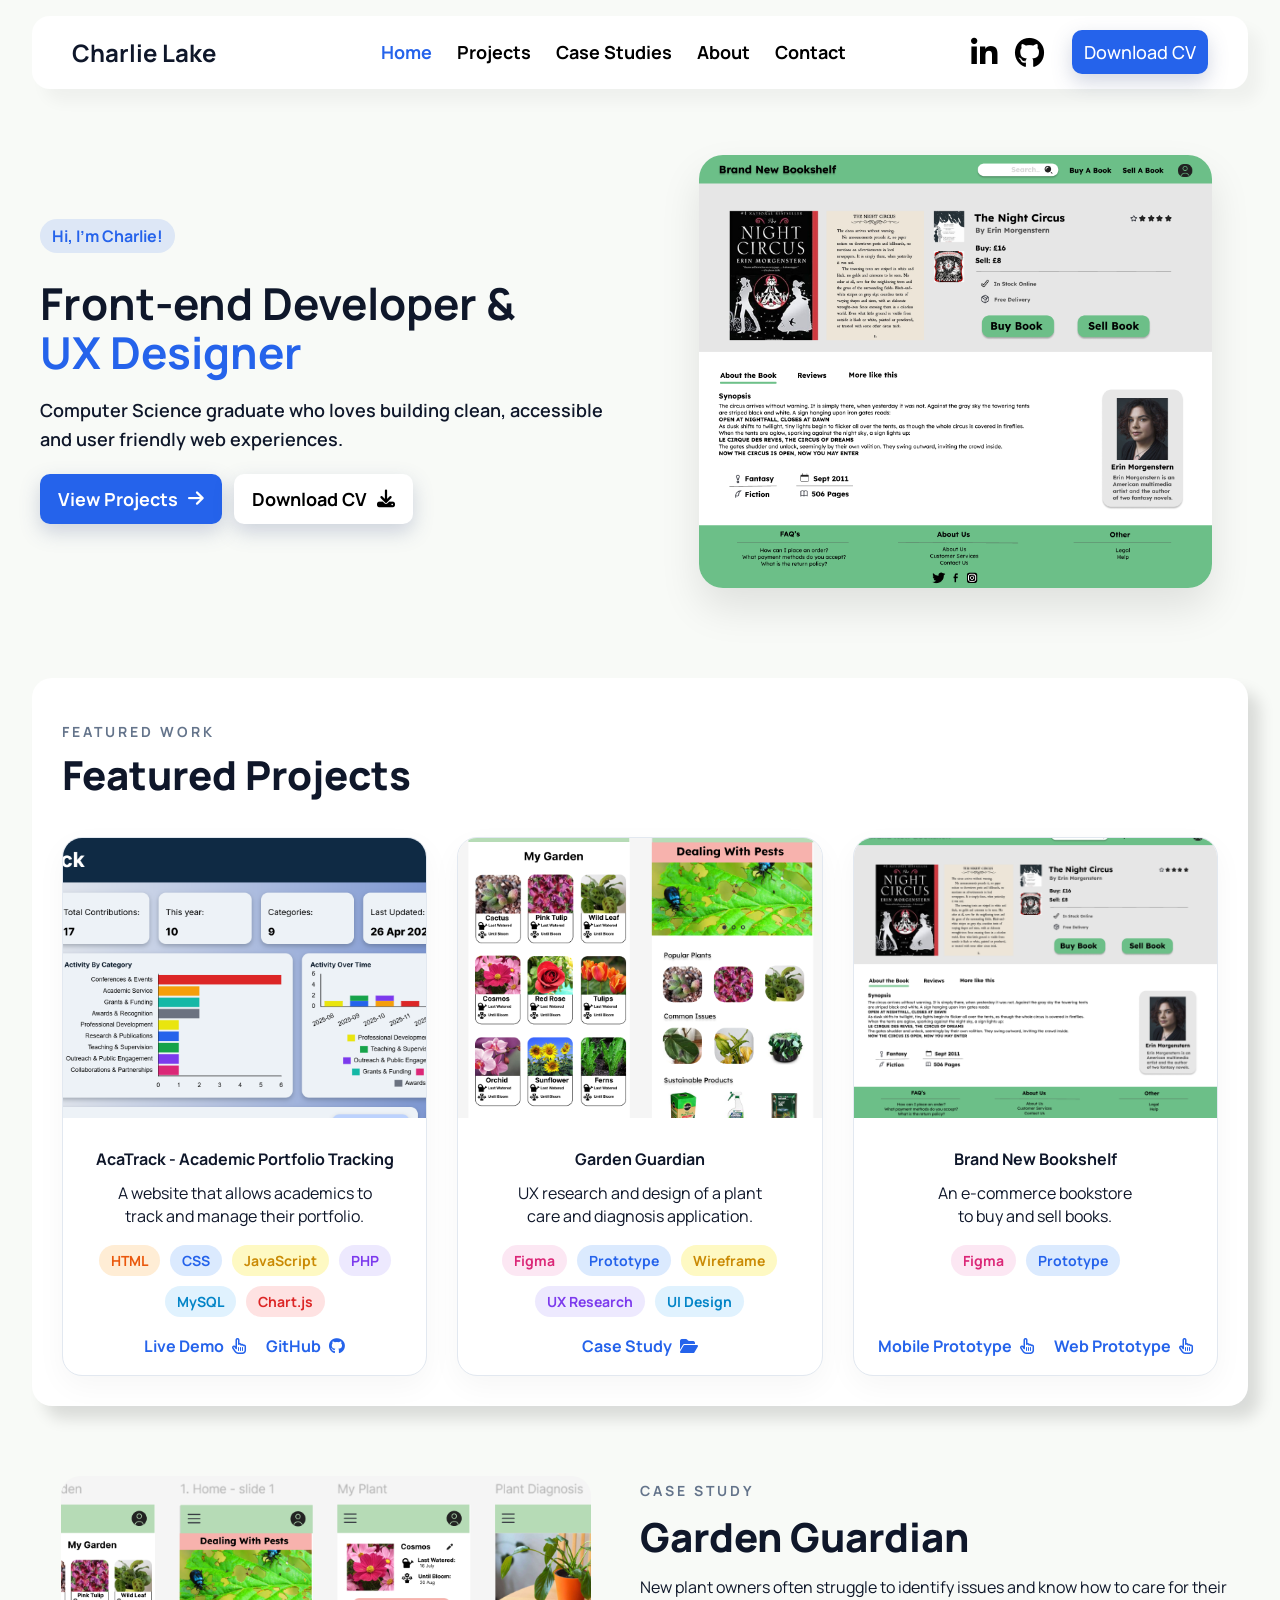
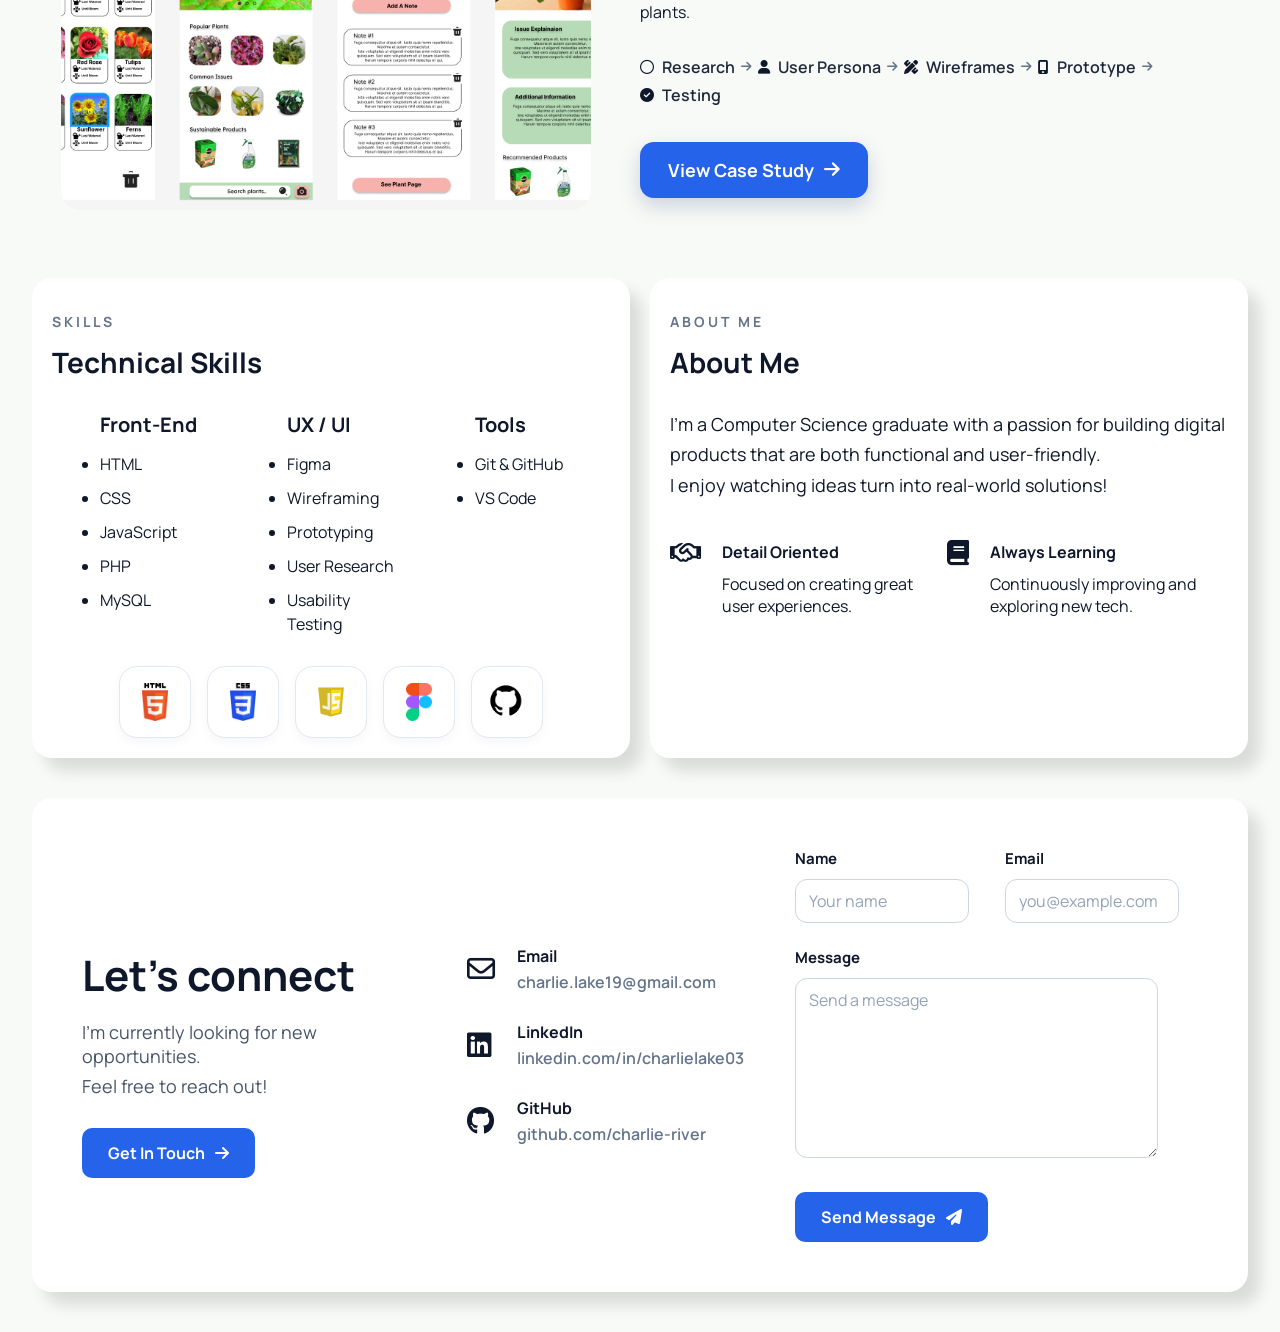
<file: html/index.html>
<!DOCTYPE html>
<html lang="en">
<head>
    <meta charset="UTF-8">
    <meta name="viewport" content="width=device-width, initial-scale=1.0">
    <title>Charlie Lake</title>

    <link rel="stylesheet" href="../css/navigation.css">
    <link rel="stylesheet" href="../css/global.css">
    <link rel="stylesheet" href="../css/hero.css">
    <link rel="stylesheet" href="../css/featured-work.css">
    <link rel="stylesheet" href="../css/case-study-highlights.css">
    <link rel="stylesheet" href="../css/personal-section.css">
    <link rel="stylesheet" href="../css/contact.css">
    <link rel="stylesheet" href="../css/responsive.css">

    <link rel="preconnect" href="https://fonts.googleapis.com">
    <link rel="preconnect" href="https://fonts.gstatic.com" crossorigin>
    <link href="https://fonts.googleapis.com/css2?family=Manrope:wght@200..800&display=swap" rel="stylesheet">

    <link rel="stylesheet" href="https://cdnjs.cloudflare.com/ajax/libs/font-awesome/6.5.1/css/all.min.css">
</head>

<body>

<nav>
    <div class="nav-container">
        <h1 class="logo">Charlie Lake</h1>

        <ul class="nav-links">
            <li><a href="index.html" class="active">Home</a></li>
            <li><a href="#featured-work">Projects</a></li>
            <li><a href="case-study.html">Case Studies</a></li>
            <li><a href="#about">About</a></li>
            <li><a href="#contact">Contact</a></li>
        </ul>

        <div class="nav-actions">
            <div class="social-icons">
                <a href="https://www.linkedin.com/in/charlielake03/">
                    <i class="fa-brands fa-linkedin-in"></i>
                </a>

                <a href="https://github.com/Charlie-River">
                    <i class="fa-brands fa-github"></i>
                </a>
            </div>

            <a href="../files/CharlieLakeCV.pdf" download class="btn-download">
                Download CV
            </a>
        </div>
    </div>
</nav>

<section>
    <div class="hero">
        <div class="hero-intro">
            <span class="hero-badge">
                Hi, I'm Charlie!
            </span>

            <h1 class="title">
                Front-end Developer & <br>
                <span class="highlight">UX Designer</span>
            </h1>

            <p>
                Computer Science graduate who loves building clean, accessible and user friendly web experiences.
            </p>

            <div class="hero-buttons">
                <a href="#featured-work" class="btn-hero-projects">
                    View Projects
                    <i class="fa-solid fa-arrow-right"></i>
                </a>

                <a href="../files/CharlieLakeCV.pdf" class="btn-hero-download">
                    Download CV
                    <i class="fas fa-download"></i>
                </a>
            </div>
        </div>

        <div class="hero-image">
            <img src="../images/ProjectImg.png" alt="Portfolio project preview" class="hero-project-img">
        </div>
    </div>
</section>

<section id="featured-work">
    <div class="featured-work">
        <div class="projects-header">
            <div class="projects-title">
                <p class="section-label">FEATURED WORK</p>
                <h3>Featured Projects</h3>
            </div>

            <a href="#featured-work" class="view-projects">
               <!-- View all projects -->
            </a>
        </div>

        <div class="cards-container">

            <div class="featured-card">
                <img src="../images/ProjectImg1.png" alt="AcaTrack project preview">

                <div class="featured-card-content">
                    <p><b>AcaTrack - Academic Portfolio Tracking</b></p>
                    <p>A website that allows academics to track and manage their portfolio.</p>

                    <ul class="tech-tags">
                        <li class="tag tag-html">HTML</li>
                        <li class="tag tag-css">CSS</li>
                        <li class="tag tag-javascript">JavaScript</li>
                        <li class="tag tag-php">PHP</li>
                        <li class="tag tag-mysql">MySQL</li>
                        <li class="tag tag-chartjs">Chart.js</li>
                    </ul>

                    <div class="featured-card-buttons">
                        <a href="#" class="card-btn">
                            Live Demo
                            <i class="far fa-hand-pointer"></i>
                        </a>

                        <a href="https://github.com/Charlie-River/AcaTrack" class="card-btn">
                            GitHub
                            <i class="fa-brands fa-github"></i>
                        </a>
                    </div>
                </div>
            </div>

            <div class="featured-card">
                <img src="../images/project2.png" alt="Garden Guardian project preview">

                <div class="featured-card-content">
                    <p><b>Garden Guardian</b></p>
                    <p>UX research and design of a plant care and diagnosis application.</p>

                    <ul class="tech-tags">
                        <li class="tag tag-figma">Figma</li>
                        <li class="tag tag-prototype">Prototype</li>
                        <li class="tag tag-javascript">Wireframe</li>
                        <li class="tag tag-php">UX Research</li>
                        <li class="tag tag-mysql">UI Design</li>
                    </ul>

                    <div class="featured-card-buttons">
                        <a href="case-study.html" class="card-btn">
                            Case Study
                            <i class="fas fa-folder-open"></i>
                        </a>
                    </div>
                </div>
            </div>

            <div class="featured-card">
                <img src="../images/ProjectImg.png" alt="Brand New Bookshelf project preview">

                <div class="featured-card-content">
                    <p><b>Brand New Bookshelf</b></p>
                    <p>An e-commerce bookstore to buy and sell books.</p>

                    <ul class="tech-tags">
                        <li class="tag tag-figma">Figma</li>
                        <li class="tag tag-prototype">Prototype</li>
                    </ul>

                    <div class="featured-card-buttons">
                        <a href="https://www.figma.com/proto/p8EMsWV1Ba7b8FA7WVw2jn/UX-Frontend-Task?node-id=11-809&t=CB8FEmwMylhzNdty-1" class="card-btn">
                            Mobile Prototype
                            <i class="far fa-hand-pointer"></i>
                        </a>
                        <a href="https://www.figma.com/proto/p8EMsWV1Ba7b8FA7WVw2jn/UX-Frontend-Task?node-id=1-2&t=XU533mhdOComP0su-1" class="card-btn">
                            Web Prototype
                            <i class="far fa-hand-pointer"></i>
                        </a>

                    </div>
                </div>
            </div>

        </div>
    </div>
</section>

<section>
    <div class="case-study-highlight">
        <div class="case-study-container">

            <div class="case-study-img">
                <img src="../images/GardenGuardianCaseStudy.png" alt="Garden Guardian case study preview">
            </div>

            <div class="case-study-content">
                <div class="projects-title">
                    <p class="section-label">CASE STUDY</p>
                    <h3>Garden Guardian</h3>
                    <p>
                        New plant owners often struggle to identify issues and know how to care for their plants.
                    </p>

                    <ul class="case-study-steps">
                        <li>
                            <i class="fa-regular fa-circle"></i>
                            <span>Research</span>
                        </li>

                        <li class="arrow">
                            <i class="fa-solid fa-arrow-right"></i>
                        </li>

                        <li>
                            <i class="fa-solid fa-user"></i>
                            <span>User Persona</span>
                        </li>

                        <li class="arrow">
                            <i class="fa-solid fa-arrow-right"></i>
                        </li>

                        <li>
                            <i class="fa-solid fa-pen-ruler"></i>
                            <span>Wireframes</span>
                        </li>

                        <li class="arrow">
                            <i class="fa-solid fa-arrow-right"></i>
                        </li>

                        <li>
                            <i class="fa-solid fa-mobile-screen"></i>
                            <span>Prototype</span>
                        </li>

                        <li class="arrow">
                            <i class="fa-solid fa-arrow-right"></i>
                        </li>

                        <li>
                            <i class="fa-solid fa-circle-check"></i>
                            <span>Testing</span>
                        </li>
                    </ul>

                    <a href="case-study.html" class="case-study-btn">
                        View Case Study
                        <i class="fa-solid fa-arrow-right"></i>
                    </a>
                </div>
            </div>

        </div>
    </div>
</section>

<section id="about">
    <div class="personal-section">

        <div class="skills-card">
            <p class="section-label">SKILLS</p>
            <h3>Technical Skills</h3>

            <div class="skills-list-container">
                <ul>
                    <p>Front-End</p>
                    <li>HTML</li>
                    <li>CSS</li>
                    <li>JavaScript</li>
                    <li>PHP</li>
                    <li>MySQL</li>
                </ul>

                <ul>
                    <p>UX / UI</p>
                    <li>Figma</li>
                    <li>Wireframing</li>
                    <li>Prototyping</li>
                    <li>User Research</li>
                    <li>Usability Testing</li>
                </ul>

                <ul>
                    <p>Tools</p>
                    <li>Git & GitHub</li>
                    <li>VS Code</li>
                </ul>
            </div>

            <div class="skill-icons">
                <ul class="tools-list">
                    <li><img src="../images/html.png" alt="HTML"></li>
                    <li><img src="../images/css.png" alt="CSS"></li>
                    <li><img src="../images/js.png" alt="JavaScript"></li>
                    <li><img src="../images/figma.png" alt="Figma"></li>
                    <li><img src="../images/github.png" alt="GitHub"></li>
                </ul>
            </div>
        </div>

        <div class="about-card">
            <p class="section-label">ABOUT ME</p>
            <h3>About Me</h3>

            <p class="about-description">
                I'm a Computer Science graduate with a passion for building digital products that are both functional and user-friendly.
                <br>
                I enjoy watching ideas turn into real-world solutions!
            </p>

            <div class="about-features">
                <div class="feature-item">
                    <i class="fa-regular fa-handshake"></i>

                    <div class="feature-text">
                        <h4>Detail Oriented</h4>
                        <p>Focused on creating great user experiences.</p>
                    </div>
                </div>

                <div class="feature-item">
                    <i class="fa-solid fa-book"></i>

                    <div class="feature-text">
                        <h4>Always Learning</h4>
                        <p>Continuously improving and exploring new tech.</p>
                    </div>
                </div>
            </div>
        </div>

    </div>
</section>

<section id="contact" class="contact-section">
    <div class="contact-container">

        <div class="contact-intro">
            <h2>Let's connect</h2>
            <p>I'm currently looking for new opportunities.</p>
            <p>Feel free to reach out!</p>

            <a href="mailto:charlie.lake19@gmail.com" class="contact-btn">
                Get In Touch
                <i class="fa-solid fa-arrow-right"></i>
            </a>
        </div>

        <div class="contact-details">
            <div class="contact-item">
                <i class="fa-regular fa-envelope"></i>

                <div>
                    <h4>Email</h4>
                    <p>charlie.lake19@gmail.com</p>
                </div>
            </div>

            <div class="contact-item">
                <i class="fa-brands fa-linkedin"></i>

                <div>
                    <h4>LinkedIn</h4>
                    <p>linkedin.com/in/charlielake03</p>
                </div>
            </div>

            <div class="contact-item">
                <i class="fa-brands fa-github"></i>

                <div>
                    <h4>GitHub</h4>
                    <p>github.com/charlie-river</p>
                </div>
            </div>
        </div>

        <form 
            class="contact-form"
            action="https://formspree.io/f/xojbwlgb"
            method="POST"
        >

            <input 
                type="hidden"
                name="_subject"
                value="New Portfolio Contact Form Submission"
            >

            <div class="form-row">

                <div class="input-group">
                    <label for="name">Name</label>

                    <input 
                        type="text"
                        id="name"
                        name="name"
                        placeholder="Your name"
                        required
                    >
                </div>

                <div class="input-group">
                    <label for="email">Email</label>

                    <input 
                        type="email"
                        id="email"
                        name="email"
                        placeholder="you@example.com"
                        required
                    >
                </div>

            </div>

            <div class="input-group">
                <label for="message">Message</label>

                <textarea 
                    id="message"
                    name="message"
                    placeholder="Send a message"
                    required
                ></textarea>
            </div>

            <button type="submit">
                Send Message
                <i class="fa-solid fa-paper-plane"></i>
            </button>
        </form>

    </div>
</section>

</body>
</html>
</file>
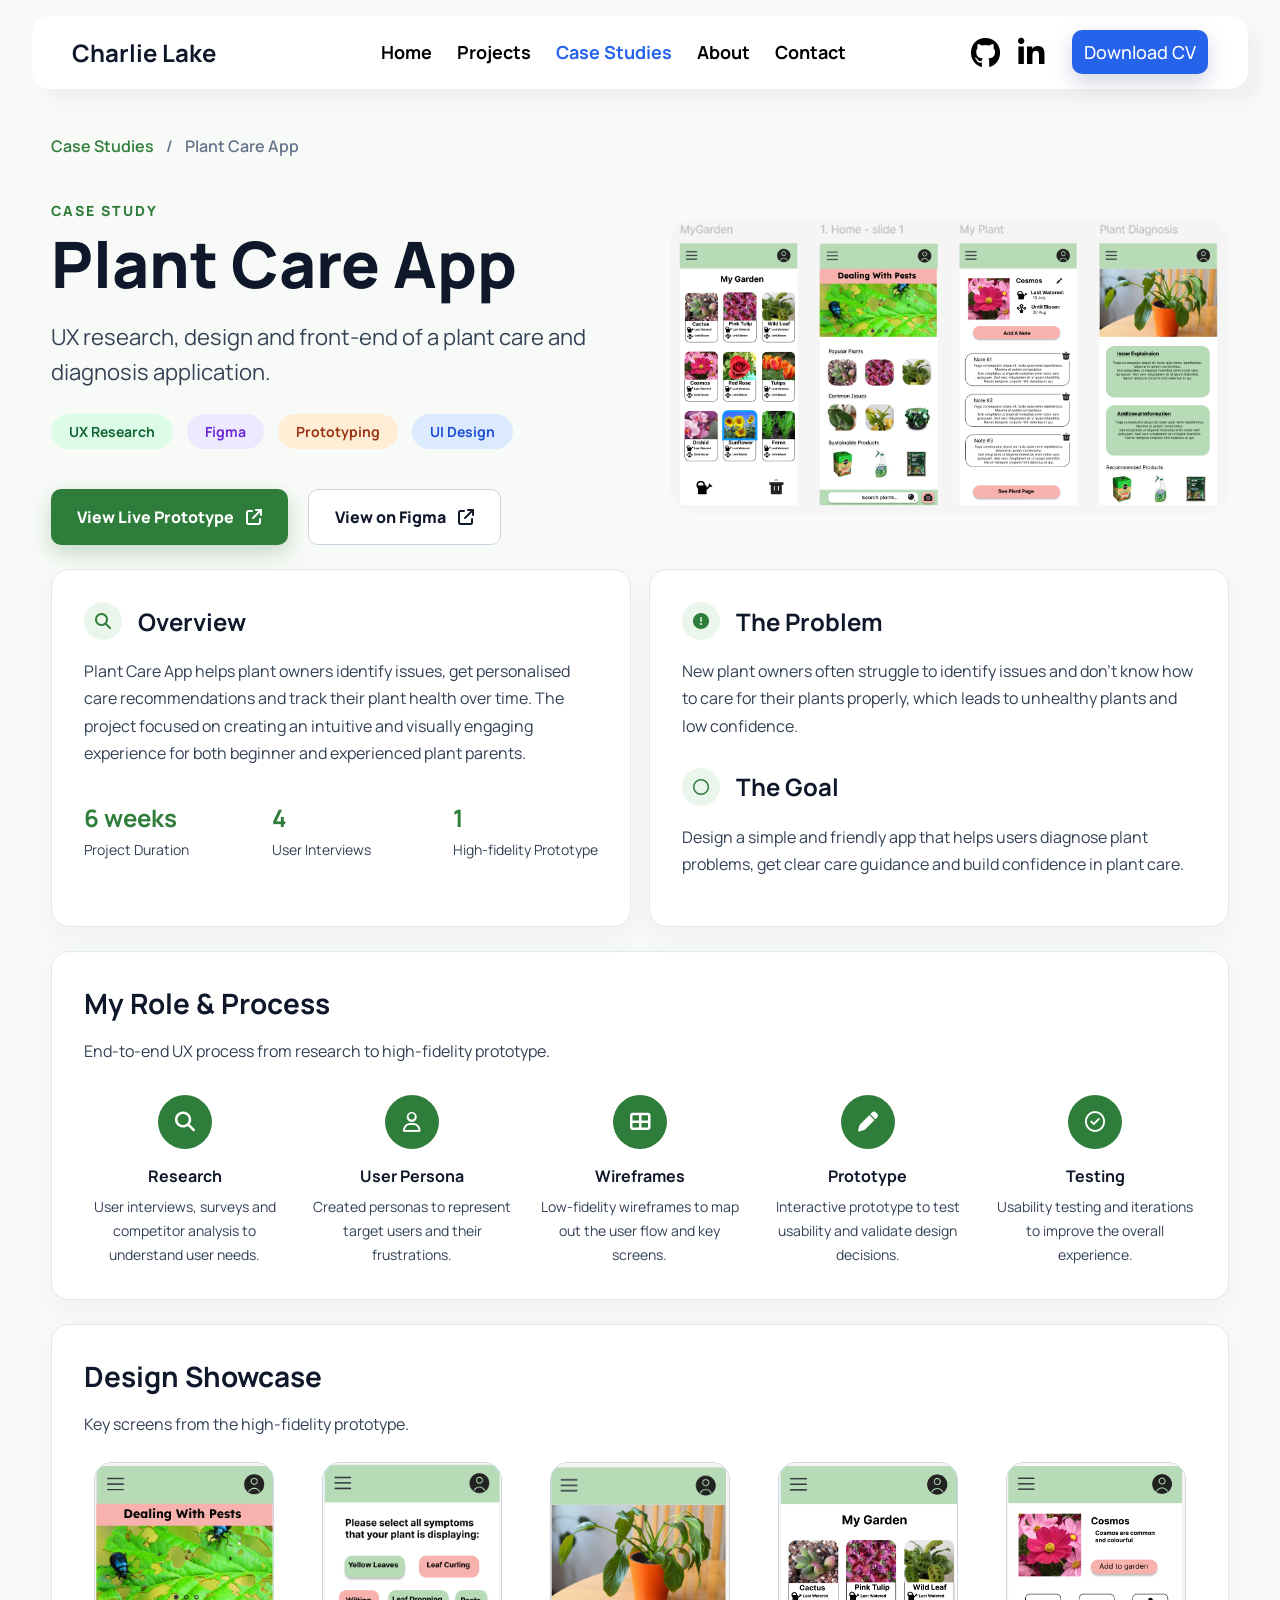
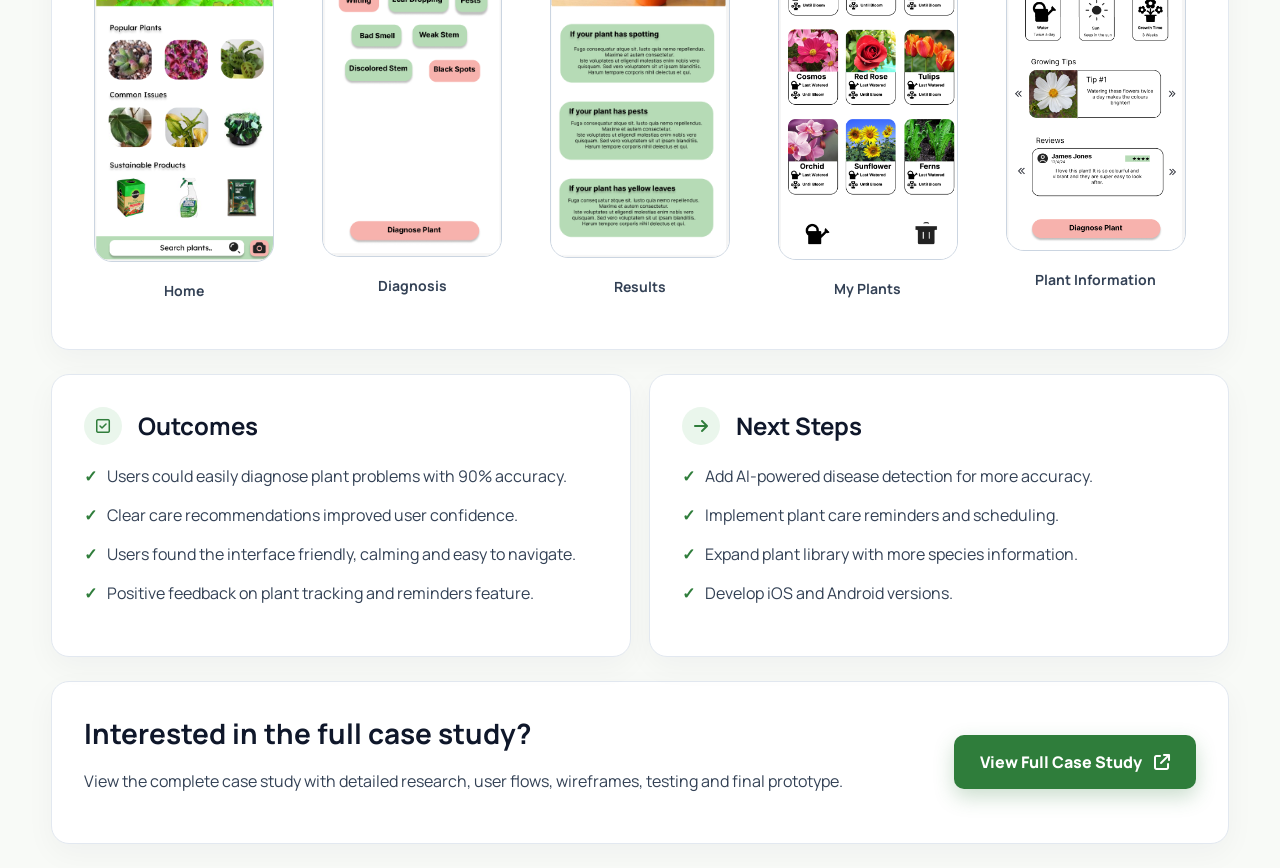
<file: html/case-study.html>
<!DOCTYPE html>
<html>
<head>
    <meta charset="UTF-8">
    <title>Plant Care App Case Study</title>

    <link rel="stylesheet" href="../css/navigation.css">
    <link rel="stylesheet" href="../css/global.css">
    <link rel="stylesheet" href="../css/case-study.css">

    <link rel="preconnect" href="https://fonts.googleapis.com">
    <link rel="preconnect" href="https://fonts.gstatic.com" crossorigin>
    <link href="https://fonts.googleapis.com/css2?family=Manrope:wght@200..800&display=swap" rel="stylesheet">

    <link rel="stylesheet" href="https://cdnjs.cloudflare.com/ajax/libs/font-awesome/6.5.1/css/all.min.css">
</head>

<body>

<nav>
    <div class="nav-container">
        <h1 class="logo">Charlie Lake</h1>

        <ul class="nav-links">
            
            <li><a href="index.html">Home</a></li>
            <li><a href="index.html#featured-work">Projects</a></li>
            <li><a href="case-study.html" class="active">Case Studies</a></li>
            <li><a href="index.html#about">About</a></li>
            <li><a href="index.html#contact">Contact</a></li>

        </ul>

        <div class="nav-actions">
            <div class="social-icons">
                <a href="https://github.com/Charlie-River"><i class="fa-brands fa-github"></i></a>
                <a href="https://www.linkedin.com/in/charlielake03/"><i class="fa-brands fa-linkedin-in"></i></a>
            </div>

            <a href="../files/CharlieLakeCV.pdf" download class="btn-download">
                Download CV
            </a>
        </div>
    </div>
</nav>

<main class="case-study-page">

    <section class="case-hero">
        <div class="breadcrumbs">
            <a href="#">Case Studies</a>
            <span>/</span>
            <p>Plant Care App</p>
        </div>

        <div class="hero-content">
            <div class="hero-text">
                <p class="section-label">CASE STUDY</p>
                <h1>Plant Care App</h1>
                <p class="hero-description">
                    UX research, design and front-end of a plant care and diagnosis application.
                </p>

                <ul class="case-tags">
                    <li>UX Research</li>
                    <li>Figma</li>
                    <li>Prototyping</li>
                    <li>UI Design</li>
                </ul>

                <div class="hero-buttons">
                    <a href="https://www.figma.com/proto/vjdymSvYvirmtt5K5aI9Qm/Garden-Guardian?node-id=2033-283&p=f&t=McQfhfmHH7Wx4Mmm-1&scaling=scale-down&content-scaling=fixed&page-id=2007%3A924&starting-point-node-id=2033%3A283" 
                    class="primary-btn">
                        View Live Prototype <i class="fa-solid fa-arrow-up-right-from-square"></i>
                    </a>

                    <a href="https://www.figma.com/design/vjdymSvYvirmtt5K5aI9Qm/Garden-Guardian?node-id=2007-924&t=zJzBM0w0AZmBI0Od-0" class="secondary-btn">
                        View on Figma <i class="fa-solid fa-arrow-up-right-from-square"></i>
                    </a>
                </div>
            </div>

            <div class="hero-image">
                <img src="../images/GardenGuardianCaseStudy.png" alt="Plant care app mockup">
            </div>
        </div>
    </section>

    <section class="info-grid">
        <div class="overview-card">
            <div class="card-title">
                <i class="fa-solid fa-magnifying-glass"></i>
                <h3>Overview</h3>
            </div>

            <p>
                Plant Care App helps plant owners identify issues, get personalised care
                recommendations and track their plant health over time. The project focused
                on creating an intuitive and visually engaging experience for both beginner
                and experienced plant parents.
            </p>

            <div class="stats">
                <div>
                    <h4>6 weeks</h4>
                    <p>Project Duration</p>
                </div>

                <div>
                    <h4>4</h4>
                    <p>User Interviews</p>
                </div>

                <div>
                    <h4>1</h4>
                    <p>High-fidelity Prototype</p>
                </div>
            </div>
        </div>

        <div class="problem-goal-card">
            <div class="mini-section">
                <div class="card-title">
                    <i class="fa-solid fa-circle-exclamation"></i>
                    <h3>The Problem</h3>
                </div>

                <p>
                    New plant owners often struggle to identify issues and don't know how to care
                    for their plants properly, which leads to unhealthy plants and low confidence.
                </p>
            </div>

            <div class="mini-section">
                <div class="card-title">
                    <i class="fa-regular fa-circle"></i>
                    <h3>The Goal</h3>
                </div>

                <p>
                    Design a simple and friendly app that helps users diagnose plant problems,
                    get clear care guidance and build confidence in plant care.
                </p>
            </div>
        </div>
    </section>

    <section class="process-section">
        <h2>My Role & Process</h2>
        <p>End-to-end UX process from research to high-fidelity prototype.</p>

        <div class="process-timeline">
            <div class="process-step">
                <i class="fa-solid fa-magnifying-glass"></i>
                <h4>Research</h4>
                <p>User interviews, surveys and competitor analysis to understand user needs.</p>
            </div>

            <div class="process-step">
                <i class="fa-regular fa-user"></i>
                <h4>User Persona</h4>
                <p>Created personas to represent target users and their frustrations.</p>
            </div>

            <div class="process-step">
                <i class="fa-solid fa-table-cells-large"></i>
                <h4>Wireframes</h4>
                <p>Low-fidelity wireframes to map out the user flow and key screens.</p>
            </div>

            <div class="process-step">
                <i class="fa-solid fa-pen"></i>
                <h4>Prototype</h4>
                <p>Interactive prototype to test usability and validate design decisions.</p>
            </div>

            <div class="process-step">
                <i class="fa-regular fa-circle-check"></i>
                <h4>Testing</h4>
                <p>Usability testing and iterations to improve the overall experience.</p>
            </div>
        </div>
    </section>

    <section class="showcase-section">
        <h2>Design Showcase</h2>
        <p>Key screens from the high-fidelity prototype.</p>

        <div class="screen-gallery">
            <div class="screen-card">
                <img src="../images/plant-home.png" alt="Home screen">
                <p>Home</p>
            </div>

            <div class="screen-card">
                <img src="../images/plant-diagnosis.png" alt="Diagnosis screen">
                <p>Diagnosis</p>
            </div>

            <div class="screen-card">
                <img src="../images/plant-results.png" alt="Results screen">
                <p>Results</p>
            </div>

            <div class="screen-card">
                <img src="../images/plant-garden.png" alt="My Plants Screen">
                <p>My Plants</p>
            </div>

            <div class="screen-card">
                <img src="../images/plant-plantinfo.png" alt="My plants screen">
                <p>Plant Information</p>
            </div>
        </div>
    </section>

    <section class="outcomes-grid">
        <div class="outcome-card">
            <div class="card-title">
                <i class="fa-regular fa-square-check"></i>
                <h3>Outcomes</h3>
            </div>

            <ul>
                <li>Users could easily diagnose plant problems with 90% accuracy.</li>
                <li>Clear care recommendations improved user confidence.</li>
                <li>Users found the interface friendly, calming and easy to navigate.</li>
                <li>Positive feedback on plant tracking and reminders feature.</li>
            </ul>
        </div>

        <div class="outcome-card">
            <div class="card-title">
                <i class="fa-solid fa-arrow-right"></i>
                <h3>Next Steps</h3>
            </div>

            <ul>
                <li>Add AI-powered disease detection for more accuracy.</li>
                <li>Implement plant care reminders and scheduling.</li>
                <li>Expand plant library with more species information.</li>
                <li>Develop iOS and Android versions.</li>
            </ul>
        </div>
    </section>

    <section class="cta-section">
        <div>
            <h2>Interested in the full case study?</h2>
            <p>View the complete case study with detailed research, user flows, wireframes, testing and final prototype.</p>
        </div>

        <a href="../files/UX Design Certificate Portfolio.pdf" class="primary-btn">
            View Full Case Study <i class="fa-solid fa-arrow-up-right-from-square"></i>
        </a>
    </section>

</main>

</body>
</html>
</file>
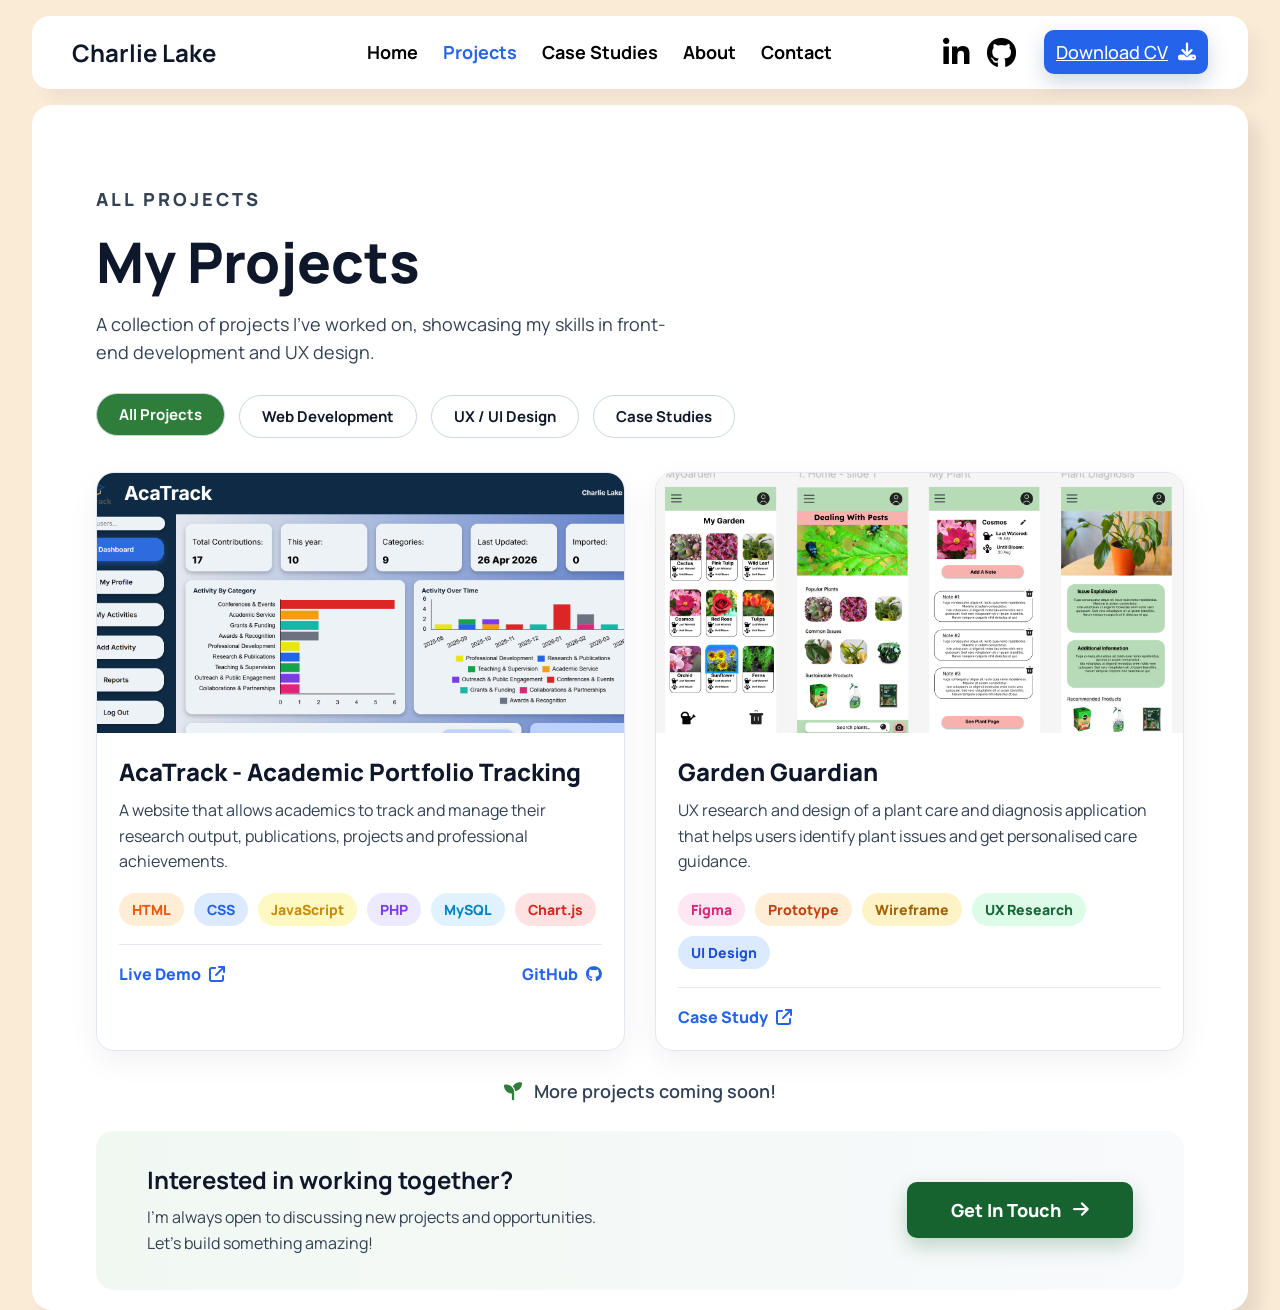
<file: html/projects.html>
<!DOCTYPE html>
<html lang="en">
<head>
    <meta charset="UTF-8">
    <meta name="viewport" content="width=device-width, initial-scale=1.0">
    <title>Projects | Charlie Lake</title>

    <link rel="stylesheet" href="../css/navigation.css">
    <link rel="stylesheet" href="../css/projects.css">

    <link href="https://fonts.googleapis.com/css2?family=Manrope:wght@200..800&display=swap" rel="stylesheet">
    <link rel="stylesheet" href="https://cdnjs.cloudflare.com/ajax/libs/font-awesome/6.5.1/css/all.min.css">
</head>

<body>

<nav>
    <div class="nav-container">
        <h1 class="logo">Charlie Lake</h1>

        <ul class="nav-links">
            <li><a href="index.html">Home</a></li>
            <li><a href="projects.html" class="active">Projects</a></li>
            <li><a href="case-study.html">Case Studies</a></li>
            <li><a href="index.html#about">About</a></li>
            <li><a href="index.html#contact">Contact</a></li>
        </ul>

        <div class="nav-actions">
            <div class="social-icons">
                <a href="https://www.linkedin.com/in/charlielake03/"><i class="fa-brands fa-linkedin-in"></i></a>
                <a href="https://github.com/Charlie-River"><i class="fa-brands fa-github"></i></a>
            </div>

            <a href="#" class="btn-download">
                Download CV <i class="fa-solid fa-download"></i>
            </a>
        </div>
    </div>
</nav>

<main class="projects-page">

    <section class="projects-hero">
        <p class="section-label">ALL PROJECTS</p>
        <h1>My Projects</h1>
        <p>
            A collection of projects I've worked on, showcasing my skills in front-end development and UX design.
        </p>

        <div class="project-filters">
            <button class="filter-active">All Projects</button>
            <button>Web Development</button>
            <button>UX / UI Design</button>
            <button>Case Studies</button>
        </div>
    </section>

    <section class="projects-grid">

        <article class="project-card">
            <img src="../images/ProjectImg1.png" alt="AcaTrack project preview">

            <div class="project-card-content">
                <h2>AcaTrack - Academic Portfolio Tracking</h2>
                <p>
                    A website that allows academics to track and manage their research output,
                    publications, projects and professional achievements.
                </p>

                <ul class="project-tags">
                    <li class="tag-html">HTML</li>
                    <li class="tag-css">CSS</li>
                    <li class="tag-javascript">JavaScript</li>
                    <li class="tag-php">PHP</li>
                    <li class="tag-mysql">MySQL</li>
                    <li class="tag-chartjs">Chart.js</li>
                </ul>

                <div class="project-links">
                    <a href="#">
                        Live Demo <i class="fa-solid fa-arrow-up-right-from-square"></i>
                    </a>

                    <a href="#">
                        GitHub <i class="fa-brands fa-github"></i>
                    </a>
                </div>
            </div>
        </article>

        <article class="project-card">
            <img src="../images/GardenGuardianCaseStudy.png" alt="Garden Guardian case study preview">

            <div class="project-card-content">
                <h2>Garden Guardian</h2>
                <p>
                    UX research and design of a plant care and diagnosis application that helps
                    users identify plant issues and get personalised care guidance.
                </p>

                <ul class="project-tags">
                    <li class="tag-figma">Figma</li>
                    <li class="tag-prototype">Prototype</li>
                    <li class="tag-wireframe">Wireframe</li>
                    <li class="tag-research">UX Research</li>
                    <li class="tag-ui">UI Design</li>
                </ul>

                <div class="project-links">
                    <a href="case-study.html">
                        Case Study <i class="fa-solid fa-arrow-up-right-from-square"></i>
                    </a>
                </div>
            </div>
        </article>

    </section>

    <p class="coming-soon">
        <i class="fa-solid fa-seedling"></i>
        More projects coming soon!
    </p>

    <section class="projects-cta">
        <div>
            <h2>Interested in working together?</h2>
            <p>I'm always open to discussing new projects and opportunities.</p>
            <p>Let's build something amazing!</p>
        </div>

        <a href="index.html#contact" class="cta-btn">
            Get In Touch <i class="fa-solid fa-arrow-right"></i>
        </a>
    </section>

</main>

</body>
</html>
</file>
<file: css/navigation.css>
nav {
    width: 95%;
    padding: 16px 0;
    margin: 0 2.5%;
}

.nav-container {
    background-color: #ffffff;
    max-width: 1400px;
    margin: 0 auto;
    padding: 0 40px;

    display: flex;
    align-items: center;
    justify-content: space-between;

    border-radius: 20px;
    box-shadow: 0 6;
    box-shadow: 12px 13px 15px 0px rgba(0, 0, 0, 0.04);
    border-radius: 18px;
}

.nav-links {
    display: flex;
    gap: 25px;
    list-style: none;
}

.nav-links a {
    text-decoration: none;
    font-size: 18px;
    color: black;
    font-weight: bold;
}

.nav-links a.active {
    color: #2563eb;
}

.nav-actions {
    display: flex;
    align-items: center;
    gap: 28px;
}

.social-icons {
    display: flex;
    gap: 18px;
}

.social-icons a {
    font-size: 30px;
    color: black;
}

.social-icons a:hover {
  color: #2563eb;
}

.btn-download {
    display: inline-flex;
    align-items: center;
    gap: 10px;
    padding: 10px 12px;

    border: none;
    border-radius: 10px;
    background-color: #2563eb;

    color: white;
    font-size: 18px;
    font-weight: 500;

    cursor: pointer;

    box-shadow: 0 8px 20px rgba(77, 91, 139, 0.25);
    transition: all 0.25s ease;
}

.btn-download:hover{
    transform: translateY(-2px);
    background-color: #1d4cb3;
    box-shadow: 0 12px 24px rgba(77, 91, 139, 0.35);
}
</file>
<file: css/global.css>
* {
    box-sizing: border-box;
}

html {
    scroll-behavior: smooth;
}

body {
    margin: 0;

    background-color: #f8faf7;
    color: #0f172a;

    font-family: "Manrope", sans-serif;
}

a {
    text-decoration: none;
}

.section-label {
    margin-bottom: 12px;

    font-size: 14px;
    font-weight: 700;
    letter-spacing: 3px;

    color: #64748b;
}

.projects-title h3 {
    margin: 0;

    font-size: 40px;
    font-weight: 800;
    line-height: 1.1;
}

.tag {
    padding: 6px 12px;

    border-radius: 999px;

    font-size: 14px;
    font-weight: 700;
}

.tag-html {
    background-color: #ffedd5;
    color: #ea580c;
}

.tag-css,
.tag-prototype {
    background-color: #dbeafe;
    color: #2563eb;
}

.tag-javascript {
    background-color: #fef9c3;
    color: #ca8a04;
}

.tag-php {
    background-color: #ede9fe;
    color: #7c3aed;
}

.tag-mysql {
    background-color: #e0f2fe;
    color: #0284c7;
}

.tag-figma {
    background-color: #fce7f3;
    color: #db2777;
}

.tag-chartjs {
    background-color: #fee2e2;
    color: #dc2626;
}
</file>
<file: css/hero.css>
.hero {
    max-width: 1400px;
    margin: 0 auto;
    padding: 50px 40px;

    display: flex;
    align-items: center;
    justify-content: space-between;
    gap: 60px;
}

.hero-intro {
    flex: 1;
}

.hero-badge {
    display: inline-block;

    background-color: #2563eb20;
    color: #2563eb;

    padding: 6px 12px;
    border-radius: 999px;

    font-weight: 700;
    margin-bottom: 18px;
}

.title {
    font-size: 44px;
    line-height: 1.1;
    margin: 8px 0;
}

.highlight {
    color: #2563eb;
}

.hero-intro > p {
    max-width: 600px;
    margin: 20px 0;

    font-size: 18px;
    line-height: 1.6;
    font-weight: 600;
}

.hero-buttons {
    display: flex;
    flex-wrap: wrap;
    gap: 12px;
}

.btn-hero-projects,
.btn-hero-download {
    display: inline-flex;
    align-items: center;
    gap: 10px;

    padding: 13px 18px;

    border: none;
    border-radius: 10px;

    font-size: 18px;
    font-weight: 700;

    cursor: pointer;
    transition: all 0.25s ease;
}

.btn-hero-projects {
    background-color: #2563eb;
    color: white;
    box-shadow: 0 8px 20px rgba(77, 91, 139, 0.25);
}

.btn-hero-download {
    background-color: white;
    color: black;
    box-shadow: 0 8px 20px rgba(77, 91, 139, 0.25);
}

.btn-hero-projects:hover {
    transform: translateY(-2px);
    background-color: #1d4cb3;
    box-shadow: 0 12px 24px rgba(77, 91, 139, 0.35);
}

.btn-hero-download:hover {
    transform: translateY(-2px);
    background-color: #bdc3d1;
    box-shadow: 0 12px 24px rgba(148, 174, 236, 0.35);
}

.hero-image {
    flex: 1;

    display: flex;
    justify-content: center;
}

.hero-image img {
    width: 90%;
    max-width: 900px;
    height: auto;

    border-radius: 24px;
    object-fit: cover;

    box-shadow: 0 20px 40px rgba(0, 0, 0, 0.1);
}
</file>
<file: css/featured-work.css>
.featured-work {
    width: 95%;
    margin: 40px auto;
    padding: 10px;

    background-color: white;
    border-radius: 20px;

    box-shadow: 12px 13px 15px rgba(0, 0, 0, 0.12);
}

.projects-header {
    display: flex;
    align-items: center;
    justify-content: space-between;

    padding: 20px;
}

.view-projects {
    text-decoration: none;
    color: #2563eb;
    font-weight: 600;
}

.view-projects:hover {
    color: #1d4cb3;
}

.cards-container {
    max-width: 1400px;
    margin: 0 auto;
    padding: 20px;

    display: flex;
    align-items: stretch;
    justify-content: center;
    flex-wrap: wrap;
    gap: 30px;
}

.featured-card {
    flex: 1 1 320px;
    max-width: 420px;

    display: flex;
    flex-direction: column;

    text-align: center;
    text-wrap: balance;

    background-color: white;
    border: 1px solid #e2e8f0;
    border-radius: 20px;

    overflow: hidden;

    box-shadow: 0 10px 30px rgba(0, 0, 0, 0.04);
}

.featured-card img {
    width: 100%;
    height: 280px;

    object-fit: cover;
    display: block;
}

.featured-card-content {
    display: flex;
    flex-direction: column;
    flex: 1;

    padding: 18px;
}

.featured-card p {
    margin: 12px 0 0;
    line-height: 1.4;
}

.tech-tags {
    display: flex;
    flex-wrap: wrap;
    justify-content: center;
    gap: 10px;

    list-style: none;

    padding: 0;
    margin: 18px 0;
}

.featured-card-buttons {
    margin-top: auto;

    display: flex;
    justify-content: center;
    gap: 20px;
}

.prototype-buttons {
    flex-direction: column;
    gap: 14px;
}

.prototype-buttons .card-btn {
    width: 100%;
    justify-content: center;
    padding: 12px 16px;

    background-color: #f8fafc;
}

.card-btn {
    display: inline-flex;
    align-items: center;
    gap: 8px;

    color: #2563eb;
    background-color: transparent;

    border: none;

    font-size: 16px;
    font-weight: 700;

    text-decoration: none;

    cursor: pointer;
    transition: all 0.25s ease;
}

.prototype-buttons:hover, .card-btn:hover {
    transform: translateY(-2px);
}
</file>
<file: css/case-study-highlights.css>
.case-study-highlight {
    width: 95%;
    margin: 40px auto;

    border-radius: 20px;
    overflow: hidden;
}

.case-study-container {
    display: flex;
    align-items: stretch;
    margin-bottom: 20px;
}

.case-study-img,
.case-study-content {
    flex: 1;
}

.case-study-img img {
    width: 90%;
    height: 90%;

    margin: 5% 0 0 5%;

    border-radius: 20px;

    object-fit: cover;
    display: block;
}

.case-study-content {
    padding: 20px;
}

.case-study-content p {
    line-height: 1.6;
}

.case-study-steps {
    display: flex;
    align-items: center;
    flex-wrap: wrap;
    gap: 6px;

    list-style: none;

    padding: 0;
    margin-top: 30px;
}

.case-study-steps li {
    display: flex;
    align-items: center;
    gap: 8px;

    font-weight: 600;
    color: #1e293b;
}

.case-study-steps i {
    color: #0f172a;
    font-size: 14px;
}

.arrow i {
    color: #64748b;
    font-size: 12px;
}

.case-study-btn {
    display: inline-flex;
    align-items: center;
    gap: 10px;

    margin-top: 20px;
    padding: 16px 28px;

    border: none;
    border-radius: 14px;

    background-color: #2563eb;
    color: white;

    font-size: 18px;
    font-weight: 700;
    text-decoration: none;

    cursor: pointer;

    box-shadow: 0 8px 20px rgba(77, 91, 139, 0.25);
    transition: all 0.25s ease;
}

.case-study-btn:hover {
    transform: translateY(-2px);
    background-color: #1d4cb3;
    box-shadow: 0 12px 24px rgba(77, 91, 139, 0.35);
}
</file>
<file: css/personal-section.css>
.personal-section {
    width: 95%;
    margin: 40px auto;

    display: flex;
    justify-content: space-between;
    gap: 20px;
}

.skills-card,
.about-card {
    width: 50%;
    padding: 20px;

    background-color: white;

    border-radius: 20px;
    box-shadow: 12px 13px 15px rgba(0, 0, 0, 0.12);
}

.skills-card h3,
.about-card h3 {
    margin-top: 0;
    font-size: 28px;
}

.skills-list-container {
    width: 90%;
    margin: 30px auto 0;

    display: grid;
    grid-template-columns: repeat(3, 1fr);
    gap: 60px;
}

.skills-list-container ul {
    margin: 0;
    padding-left: 20px;
}

.skills-list-container p {
    margin: 0 0 14px;

    font-size: 20px;
    font-weight: 700;
}

.skills-list-container li {
    margin-bottom: 10px;
    line-height: 1.5;
}

.tools-list {
    display: flex;
    justify-content: center;
    flex-wrap: wrap;
    gap: 16px;

    list-style: none;

    padding: 0;
    margin: 20px 0 0;
}

.tools-list li {
    width: 72px;
    height: 72px;

    display: flex;
    align-items: center;
    justify-content: center;

    background-color: white;

    border: 1px solid #e2e8f0;
    border-radius: 18px;

    box-shadow: 0 4px 12px rgba(0, 0, 0, 0.04);
}

.tools-list img {
    width: 38px;
    height: 38px;

    object-fit: contain;
}

.about-description {
    margin: 0;

    font-size: 18px;
    line-height: 1.7;
}

.about-features {
    display: flex;
    justify-content: space-around;
    gap: 10px;

    margin-top: 30px;
}

.feature-item {
    display: flex;
    align-items: flex-start;
    gap: 16px;
}

.feature-item i {
    margin-top: 10px;
    font-size: 25px;
}

.feature-text h4,
.feature-text p {
    margin: 10px 5px 0;
}
</file>
<file: css/contact.css>
.contact-section {
    width: 95%;
    margin: 40px auto;

    background-color: white;
    border-radius: 20px;

    box-shadow: 12px 13px 15px rgba(0, 0, 0, 0.12);
}

.contact-container {
    display: grid;
    grid-template-columns: 1.2fr 1fr 1.4fr;
    gap: 40px;

    padding: 50px;

    align-items: center;
}

.contact-intro h2 {
    margin-bottom: 16px;
    font-size: 42px;
}

.contact-intro p {
    margin: 6px 0;

    font-size: 18px;
    color: #475569;
}

.contact-btn,
.contact-form button {
    display: inline-flex;
    align-items: center;
    gap: 10px;

    margin-top: 24px;
    padding: 14px 26px;

    background-color: #2563eb;
    color: white;

    border: none;
    border-radius: 10px;

    text-decoration: none;
    font-weight: 700;
    font-family: inherit;
    font-size: 16px;

    cursor: pointer;
    transition: all 0.25s ease;
}

.contact-btn:hover,
.contact-form button:hover {
    transform: translateY(-2px);

    background-color: #1d4cb3;

    box-shadow: 0 12px 24px rgba(77, 91, 139, 0.35);
}

.contact-details {
    display: flex;
    flex-direction: column;
    gap: 28px;
}

.contact-item {
    display: flex;
    align-items: center;
    gap: 18px;
}

.contact-item i {
    width: 32px;

    font-size: 28px;
    color: #0f172a;
}

.contact-item h4 {
    margin: 0;
    font-size: 16px;
}

.contact-item p {
    margin: 4px 0 0;

    color: #64748b;
    font-weight: 600;
}


/* FORM */

.contact-form {
    display: flex;
    flex-direction: column;
    gap: 24px;
}

.form-row {
    display: flex;
    gap: 16px;
}

.input-group {
    display: flex;
    flex-direction: column;
    gap: 10px;

    width: 100%;
}

.input-group label {
    font-size: 15px;
    font-weight: 700;
    color: #0f172a;
}

.contact-form input,
.contact-form textarea {
    width: 90%;

    padding: 10px 13px;

    border: 1px solid #cbd5e1;
    border-radius: 12px;

    background-color: white;

    font-family: inherit;
    font-size: 16px;

    transition: all 0.25s ease;
}

.contact-form input::placeholder,
.contact-form textarea::placeholder {
    color: #94a3b8;
}

.contact-form input:focus,
.contact-form textarea:focus {
    outline: none;

    border-color: #2563eb;

    box-shadow: 0 0 0 4px rgba(37, 99, 235, 0.12);
}

.contact-form textarea {
    min-height: 180px;
    resize: vertical;
}

.contact-form button {
    align-self: flex-start;

    margin-top: 10px;
}
</file>
<file: css/responsive.css>
/* 
   RESPONSIVE CSS
   Applies to index.html and case-study.html
*/

/* Tablets */
@media (max-width: 1000px) {

    .nav-container {
        flex-wrap: wrap;
        gap: 20px;
    }

    .nav-links {
        order: 3;
        width: 100%;
        justify-content: center;
        flex-wrap: wrap;
    }

    .hero,
    .case-study-container,
    .personal-section,
    .hero-content,
    .cta-section {
        flex-direction: column;
    }

    .hero {
        text-align: center;
        padding: 50px 30px;
    }

    .hero-buttons,
    .case-tags,
    .hero-buttons {
        justify-content: center;
    }

    .hero-image img,
    .case-study-img img {
        width: 100%;
        height: auto;
    }

    .featured-card {
        max-width: 100%;
    }

    .skills-card,
    .about-card {
        width: 100%;
    }

    .skills-list-container {
        grid-template-columns: repeat(2, 1fr);
        gap: 40px;
    }

    .contact-container,
    .info-grid,
    .outcomes-grid {
        grid-template-columns: 1fr;
    }

    .process-timeline,
    .screen-gallery {
        flex-wrap: wrap;
    }

    .process-step,
    .screen-card {
        flex: 1 1 220px;
    }
}


/* Mobile */
@media (max-width: 700px) {

    body {
        overflow-x: hidden;
    }

    .nav-container {
        padding: 20px;
        text-align: center;
    }

    .logo {
        width: 100%;
    }

    .nav-links {
        padding: 0;
        gap: 14px;
    }

    .nav-actions {
        width: 100%;
        justify-content: center;
        flex-wrap: wrap;
    }

    .hero {
        padding: 40px 20px;
        gap: 30px;
    }

    .title,
    .hero-text h1 {
        font-size: 38px;
    }

    .hero-intro > p,
    .hero-description {
        font-size: 16px;
    }

    .hero-buttons,
    .featured-card-buttons,
    .form-row {
        flex-direction: column;
        align-items: stretch;
    }

    .btn-hero-projects,
    .btn-hero-download,
    .case-study-btn,
    .primary-btn,
    .secondary-btn,
    .contact-btn,
    .contact-form button {
        width: 100%;
        justify-content: center;
    }

    .featured-work,
    .case-study-highlight,
    .personal-section,
    .contact-section,
    .case-study-page {
        width: 95%;
    }

    .projects-header {
        flex-direction: column;
        align-items: flex-start;
        gap: 10px;
    }

    .projects-title h3,
    .process-section h2,
    .showcase-section h2,
    .cta-section h2 {
        font-size: 30px;
    }

    .cards-container {
        padding: 10px;
    }

    .featured-card img {
        height: 220px;
    }

    .case-study-steps {
        flex-direction: column;
        align-items: flex-start;
    }

    .arrow {
        display: none;
    }

    .skills-list-container {
        width: 100%;
        grid-template-columns: 1fr;
        gap: 24px;
    }

    .about-features {
        flex-direction: column;
    }

    .contact-container {
        padding: 30px 20px;
    }

    .contact-intro h2 {
        font-size: 34px;
    }

    .contact-form input,
    .contact-form textarea {
        width: 100%;
    }

    .stats {
        flex-direction: column;
    }

    .overview-card,
    .problem-goal-card,
    .process-section,
    .showcase-section,
    .outcome-card,
    .cta-section {
        padding: 24px;
    }

    .screen-gallery {
        justify-content: center;
    }
}


/* Small phones */
@media (max-width: 450px) {

    .title,
    .hero-text h1 {
        font-size: 32px;
    }

    .projects-title h3 {
        font-size: 28px;
    }

    .featured-card img {
        height: 190px;
    }

    .tag,
    .case-tags li {
        font-size: 12px;
    }

    .tools-list li {
        width: 60px;
        height: 60px;
    }

    .tools-list img {
        width: 32px;
        height: 32px;
    }
}
</file>
<file: css/case-study.css>
body {
    background-color: #f8faf7;
    font-family: "Manrope", sans-serif;
    color: #0f172a;
}

.case-study-page {
    width: 92%;
    max-width: 1400px;
    margin: 0 auto;
}

.case-hero,
.info-grid,
.process-section,
.showcase-section,
.outcomes-grid,
.cta-section {
    margin-bottom: 24px;
}

.breadcrumbs {
    display: flex;
    gap: 12px;
    align-items: center;
    margin: 30px 0;
    font-weight: 600;
}

.breadcrumbs a {
    color: #2f7d3b;
    text-decoration: none;
}

.breadcrumbs p,
.breadcrumbs span {
    color: #64748b;
    margin: 0;
}

.hero-content {
    display: flex;
    align-items: center;
    justify-content: space-between;
    gap: 60px;
}

.hero-text {
    flex: 1;
}

.section-label {
    margin-bottom: 12px;
    font-size: 14px;
    font-weight: 800;
    letter-spacing: 2px;
    color: #2f7d3b;
}

.hero-text h1 {
    margin: 0;
    font-size: 64px;
    line-height: 1;
    font-weight: 800;
}

.hero-description {
    max-width: 600px;
    margin: 24px 0;
    font-size: 22px;
    line-height: 1.6;
    color: #334155;
}

.case-tags {
    display: flex;
    flex-wrap: wrap;
    gap: 14px;
    list-style: none;
    padding: 0;
    margin: 0 0 40px;
}

.case-tags li {
    padding: 8px 18px;
    border-radius: 999px;
    font-size: 14px;
    font-weight: 700;
}

.case-tags li:nth-child(1) {
    background-color: #dcfce7;
    color: #166534;
}

.case-tags li:nth-child(2) {
    background-color: #ede9fe;
    color: #6d28d9;
}

.case-tags li:nth-child(3) {
    background-color: #ffedd5;
    color: #9a3412;
}

.case-tags li:nth-child(4) {
    background-color: #dbeafe;
    color: #1d4ed8;
}

.hero-buttons {
    display: flex;
    flex-wrap: wrap;
    gap: 20px;
}

.primary-btn,
.secondary-btn {
    display: inline-flex;
    align-items: center;
    gap: 12px;

    padding: 16px 26px;
    border-radius: 10px;

    text-decoration: none;
    font-weight: 800;
    transition: all 0.25s ease;
}

.primary-btn {
    background-color: #2f7d3b;
    color: white;
    box-shadow: 0 8px 20px rgba(47, 125, 59, 0.25);
}

.secondary-btn {
    background-color: white;
    color: #0f172a;
    border: 1px solid #cbd5e1;
}

.primary-btn:hover,
.secondary-btn:hover {
    transform: translateY(-2px);
}

.hero-image {
    flex: 1;
    display: flex;
    justify-content: center;
}

.hero-image img {
    width: 100%;
    max-width: 600px;
    border-radius: 28px;
}

.info-grid,
.outcomes-grid {
    display: grid;
    grid-template-columns: 1fr 1fr;
    gap: 18px;
}

.overview-card,
.problem-goal-card,
.process-section,
.showcase-section,
.outcome-card,
.cta-section {
    background-color: white;
    border: 1px solid #e2e8f0;
    border-radius: 18px;
    padding: 32px;
    box-shadow: 0 10px 30px rgba(15, 23, 42, 0.04);
}

.card-title {
    display: flex;
    align-items: center;
    gap: 16px;
    margin-bottom: 18px;
}

.card-title i {
    width: 38px;
    height: 38px;

    display: flex;
    align-items: center;
    justify-content: center;

    background-color: #eaf6ec;
    color: #2f7d3b;

    border-radius: 50%;
}

.card-title h3 {
    margin: 0;
    font-size: 24px;
}

.overview-card p,
.problem-goal-card p,
.process-section p,
.showcase-section p,
.outcome-card li,
.cta-section p {
    line-height: 1.7;
    color: #334155;
}

.stats {
    display: flex;
    justify-content: space-between;
    gap: 20px;
    margin-top: 34px;
}

.stats h4 {
    margin: 0;
    font-size: 24px;
    color: #2f7d3b;
}

.stats p {
    margin: 4px 0 0;
    font-size: 14px;
}

.mini-section:first-child {
    margin-bottom: 28px;
}

.process-section h2,
.showcase-section h2,
.cta-section h2 {
    margin: 0;
    font-size: 28px;
}

.process-timeline {
    display: flex;
    justify-content: space-between;
    gap: 26px;
    margin-top: 30px;
    text-align: center;
}

.process-step {
    flex: 1;
    position: relative;
}

.process-step i {
    width: 54px;
    height: 54px;

    display: inline-flex;
    align-items: center;
    justify-content: center;

    background-color: #2f7d3b;
    color: white;

    border-radius: 50%;
    font-size: 20px;
}

.process-step h4 {
    margin: 16px 0 8px;
}

.process-step p {
    font-size: 14px;
    margin: 0;
}

.screen-gallery {
    display: flex;
    justify-content: space-between;
    gap: 28px;
    margin-top: 24px;
}

.screen-card {
    flex: 1;
    text-align: center;
}

.screen-card img {
    width: 100%;
    max-width: 180px;
    border: 1px solid #cbd5e1;
    border-radius: 18px;
}

.screen-card p {
    margin-top: 12px;
    font-size: 14px;
    font-weight: 700;
}

.outcome-card ul {
    padding-left: 0;
    list-style: none;
}

.outcome-card li {
    margin-bottom: 12px;
}

.outcome-card li::before {
    content: "✓";
    margin-right: 10px;
    color: #2f7d3b;
    font-weight: 800;
}

.cta-section {
    display: flex;
    align-items: center;
    justify-content: space-between;
    gap: 30px;
}

@media (max-width: 1000px) {
    .hero-content,
    .cta-section {
        flex-direction: column;
        align-items: flex-start;
    }

    .info-grid,
    .outcomes-grid {
        grid-template-columns: 1fr;
    }

    .process-timeline,
    .screen-gallery {
        flex-wrap: wrap;
    }

    .process-step,
    .screen-card {
        flex: 1 1 220px;
    }

    .hero-text h1 {
        font-size: 46px;
    }
}
</file>
<file: css/projects.css>
* {
    box-sizing: border-box;
}

html,
body {
    overflow-x: hidden;
}

body {
    background-color: antiquewhite;
    font-family: "Manrope", sans-serif;
    color: #0f172a;
    margin: 0;
}

.projects-page {
    width: min(95%, 1400px);
    margin: 0 auto;

    background-color: white;
    border-radius: 20px;
    padding: 60px clamp(20px, 5vw, 80px) 20px;

    box-shadow: 12px 13px 15px rgba(0, 0, 0, 0.08);
}

.section-label {
    margin-bottom: 12px;

    font-size: 14px;
    font-weight: 800;
    letter-spacing: 3px;

    color: #2f7d3b;
}

.projects-hero h1 {
    margin: 0;

    font-size: clamp(42px, 6vw, 56px);
    line-height: 1;
    font-weight: 800;
}

.projects-hero > p {
    max-width: 600px;
    margin: 20px 0;

    font-size: 18px;
    line-height: 1.6;
    color: #334155;
}

.project-filters {
    display: flex;
    flex-wrap: wrap;
    gap: 14px;

    margin: 28px 0 34px;
}

.project-filters button {
    padding: 10px 22px;

    background-color: white;
    color: #0f172a;

    border: 1px solid #cbd5e1;
    border-radius: 999px;

    font-family: inherit;
    font-size: 15px;
    font-weight: 700;

    cursor: pointer;
    transition: all 0.25s ease;
}

.project-filters button:hover,
.project-filters .filter-active {
    background-color: #2f7d3b;
    color: white;
    transform: translateY(-2px);
}

.projects-grid {
    display: grid;
    grid-template-columns: repeat(auto-fit, minmax(320px, 1fr));
    gap: 30px;
}

.project-card {
    min-width: 0;

    background-color: white;

    border: 1px solid #e2e8f0;
    border-radius: 18px;

    overflow: hidden;

    box-shadow: 0 10px 30px rgba(15, 23, 42, 0.06);
}

.project-card img {
    width: 100%;
    max-width: 100%;
    height: 260px;

    display: block;
    object-fit: cover;
}

.project-card-content {
    padding: 22px;
}

.project-card-content h2 {
    margin: 0 0 10px;

    font-size: 24px;
    font-weight: 800;
}

.project-card-content p {
    margin: 0;

    font-size: 16px;
    line-height: 1.6;
    color: #334155;
}

.project-tags {
    display: flex;
    flex-wrap: wrap;
    gap: 10px;

    list-style: none;

    padding: 0;
    margin: 18px 0;
}

.project-tags li {
    padding: 7px 13px;

    border-radius: 999px;

    font-size: 14px;
    font-weight: 800;
}

.tag-html {
    background-color: #ffedd5;
    color: #ea580c;
}

.tag-css {
    background-color: #dbeafe;
    color: #2563eb;
}

.tag-javascript {
    background-color: #fef9c3;
    color: #ca8a04;
}

.tag-php {
    background-color: #ede9fe;
    color: #7c3aed;
}

.tag-mysql {
    background-color: #e0f2fe;
    color: #0284c7;
}

.tag-chartjs {
    background-color: #fee2e2;
    color: #dc2626;
}

.tag-figma {
    background-color: #fce7f3;
    color: #db2777;
}

.tag-prototype {
    background-color: #ffedd5;
    color: #c2410c;
}

.tag-wireframe {
    background-color: #fef3c7;
    color: #a16207;
}

.tag-research {
    background-color: #dcfce7;
    color: #166534;
}

.tag-ui {
    background-color: #dbeafe;
    color: #1d4ed8;
}

.project-links {
    display: flex;
    justify-content: space-between;
    gap: 20px;

    border-top: 1px solid #e2e8f0;

    padding-top: 18px;
    margin-top: 18px;
}

.project-links a {
    display: inline-flex;
    align-items: center;
    gap: 8px;

    color: #2563eb;

    font-weight: 800;
    text-decoration: none;

    transition: all 0.25s ease;
}

.project-links a:hover {
    transform: translateY(-2px);
    color: #1d4cb3;
}

.coming-soon {
    margin: 28px 0;

    text-align: center;

    font-size: 18px;
    color: #334155;
    font-weight: 600;
}

.coming-soon i {
    color: #2f7d3b;
    margin-right: 8px;
}

.projects-cta {
    margin-top: 20px;
    padding: 32px clamp(20px, 4vw, 60px);

    display: flex;
    align-items: center;
    justify-content: space-between;
    gap: 30px;

    background: linear-gradient(90deg, #f1f8f2, #f8fafc);
    border-radius: 18px;
}

.projects-cta h2 {
    margin: 0 0 10px;

    font-size: 24px;
}

.projects-cta p {
    margin: 4px 0;

    color: #334155;
}

.cta-btn {
    display: inline-flex;
    align-items: center;
    gap: 12px;

    padding: 16px 44px;

    background-color: #17632f;
    color: white;

    border-radius: 10px;

    font-size: 18px;
    font-weight: 800;
    text-decoration: none;

    box-shadow: 0 8px 20px rgba(23, 99, 47, 0.25);
    transition: all 0.25s ease;
}

.cta-btn:hover {
    transform: translateY(-2px);
    background-color: #0f4d25;
    box-shadow: 0 12px 24px rgba(23, 99, 47, 0.35);
}

footer {
    width: min(95%, 1400px);
    margin: 0 auto 20px;
    padding: 18px 40px;

    display: flex;
    justify-content: space-between;

    background-color: #0f4d25;
    color: white;

    border-radius: 0 0 18px 18px;
    font-size: 14px;
}

footer p {
    margin: 0;
}

@media (max-width: 1000px) {
    .projects-page {
        padding: 40px 30px 20px;
    }

    .projects-grid {
        grid-template-columns: 1fr;
    }

    .projects-cta {
        flex-direction: column;
        align-items: flex-start;
    }
}

@media (max-width: 700px) {
    .projects-page {
        width: 95%;
        padding: 35px 18px 18px;
    }

    .projects-hero h1 {
        font-size: 42px;
    }

    .project-card img {
        height: 220px;
    }

    .projects-cta {
        padding: 28px;
    }

    .project-links {
        flex-direction: column;
    }

    footer {
        flex-direction: column;
        gap: 10px;
    }
}
</file>
